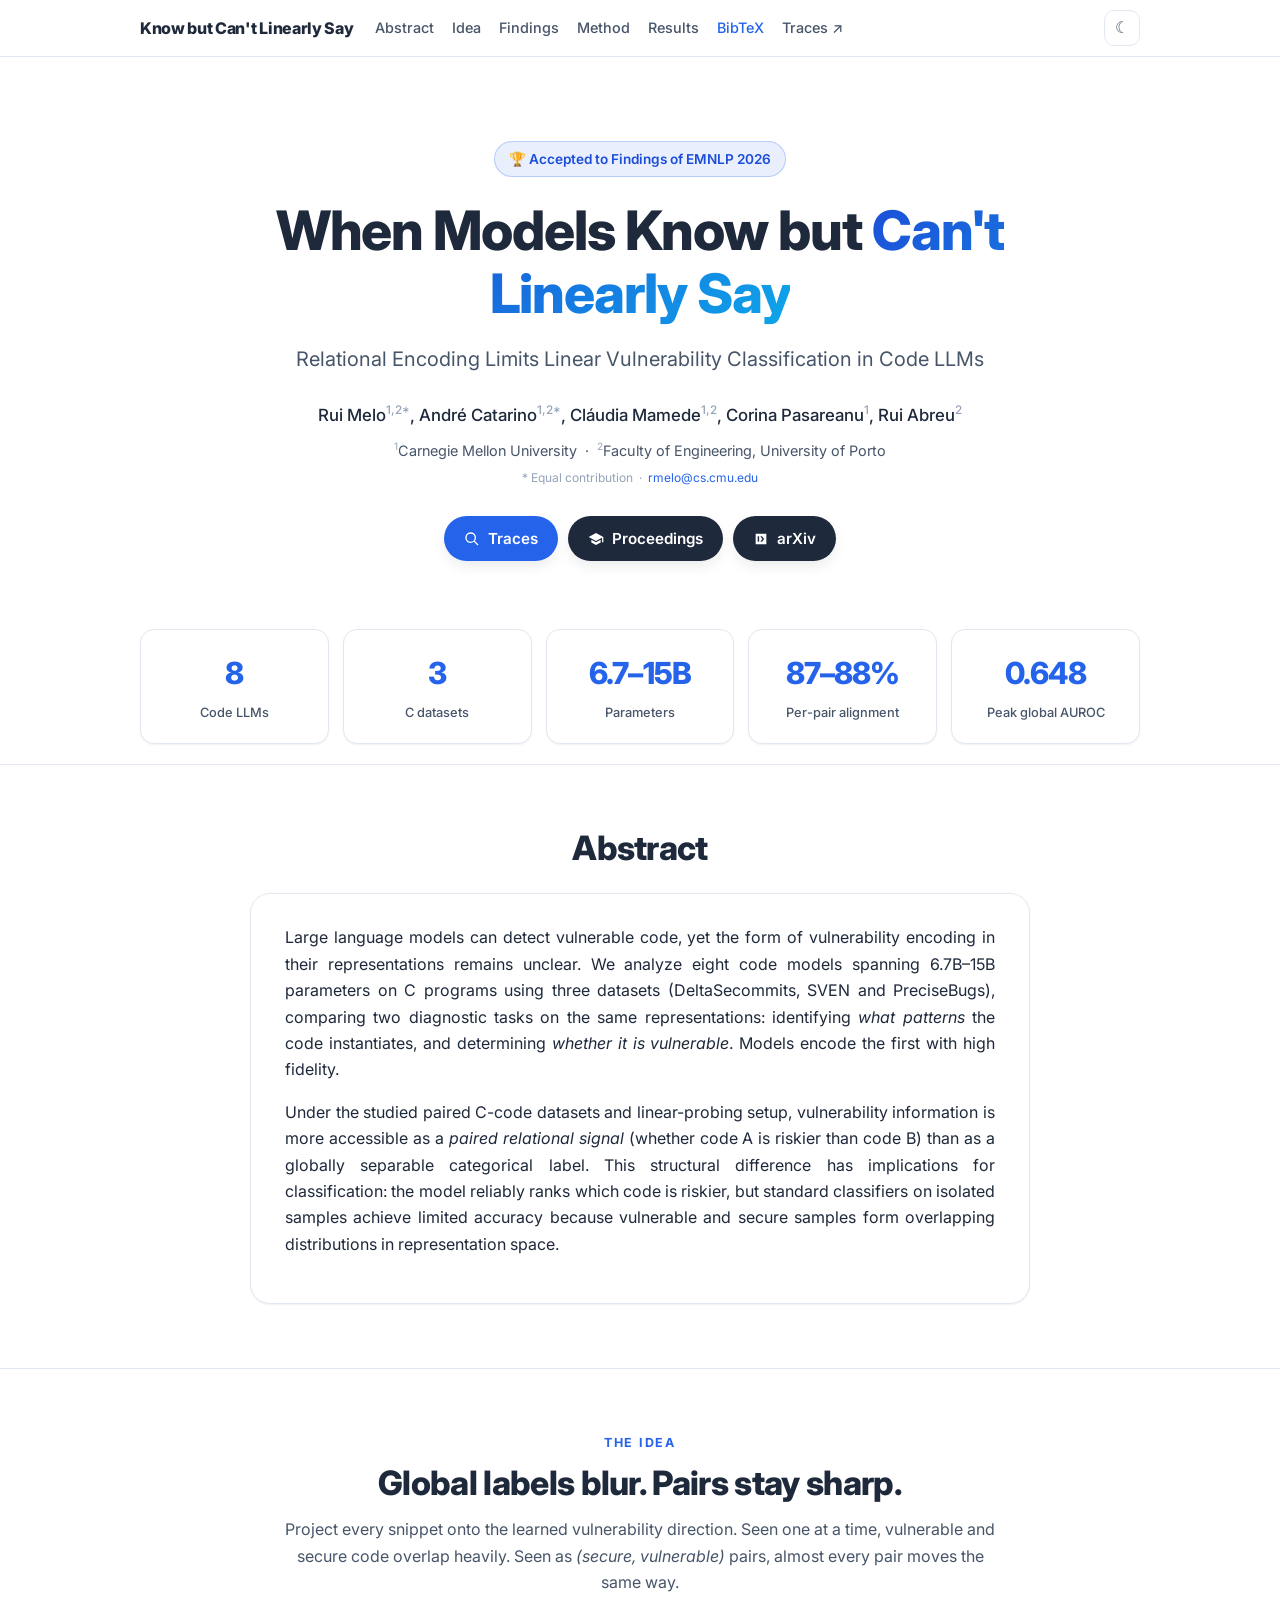
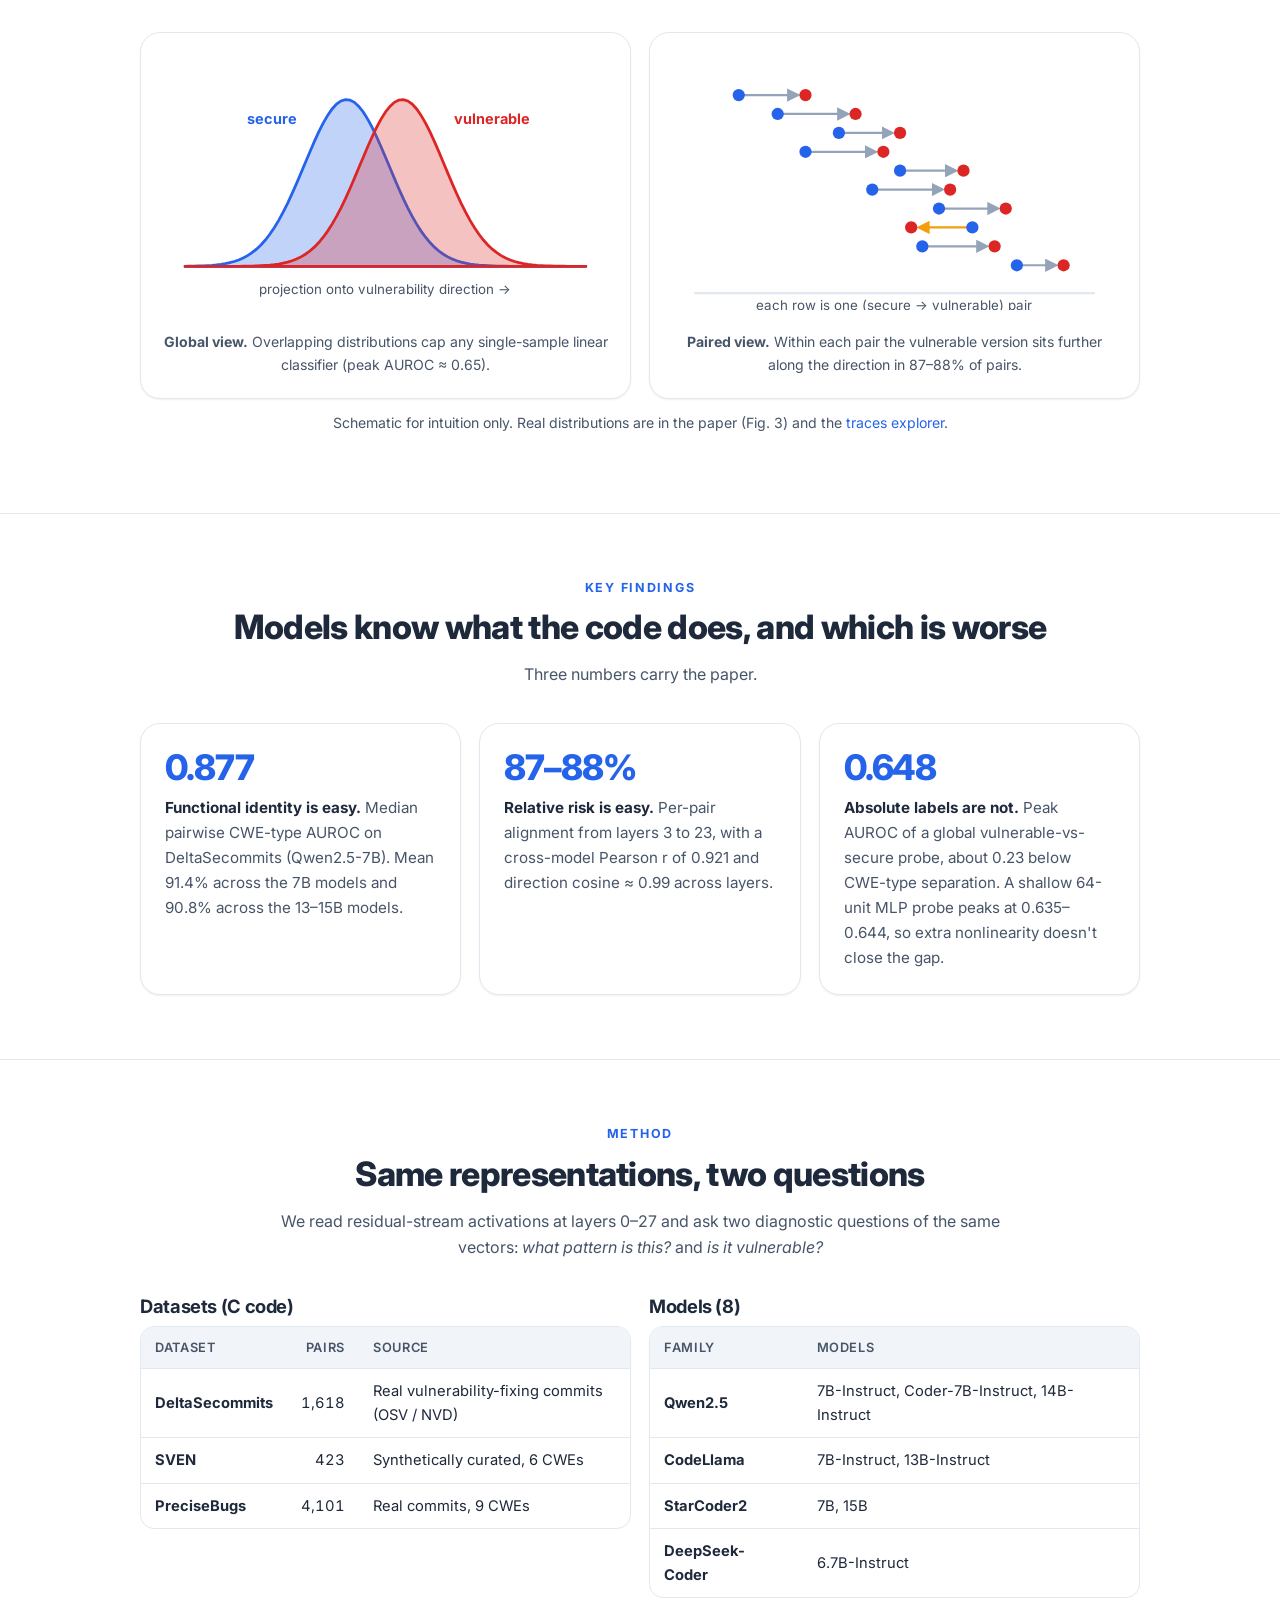
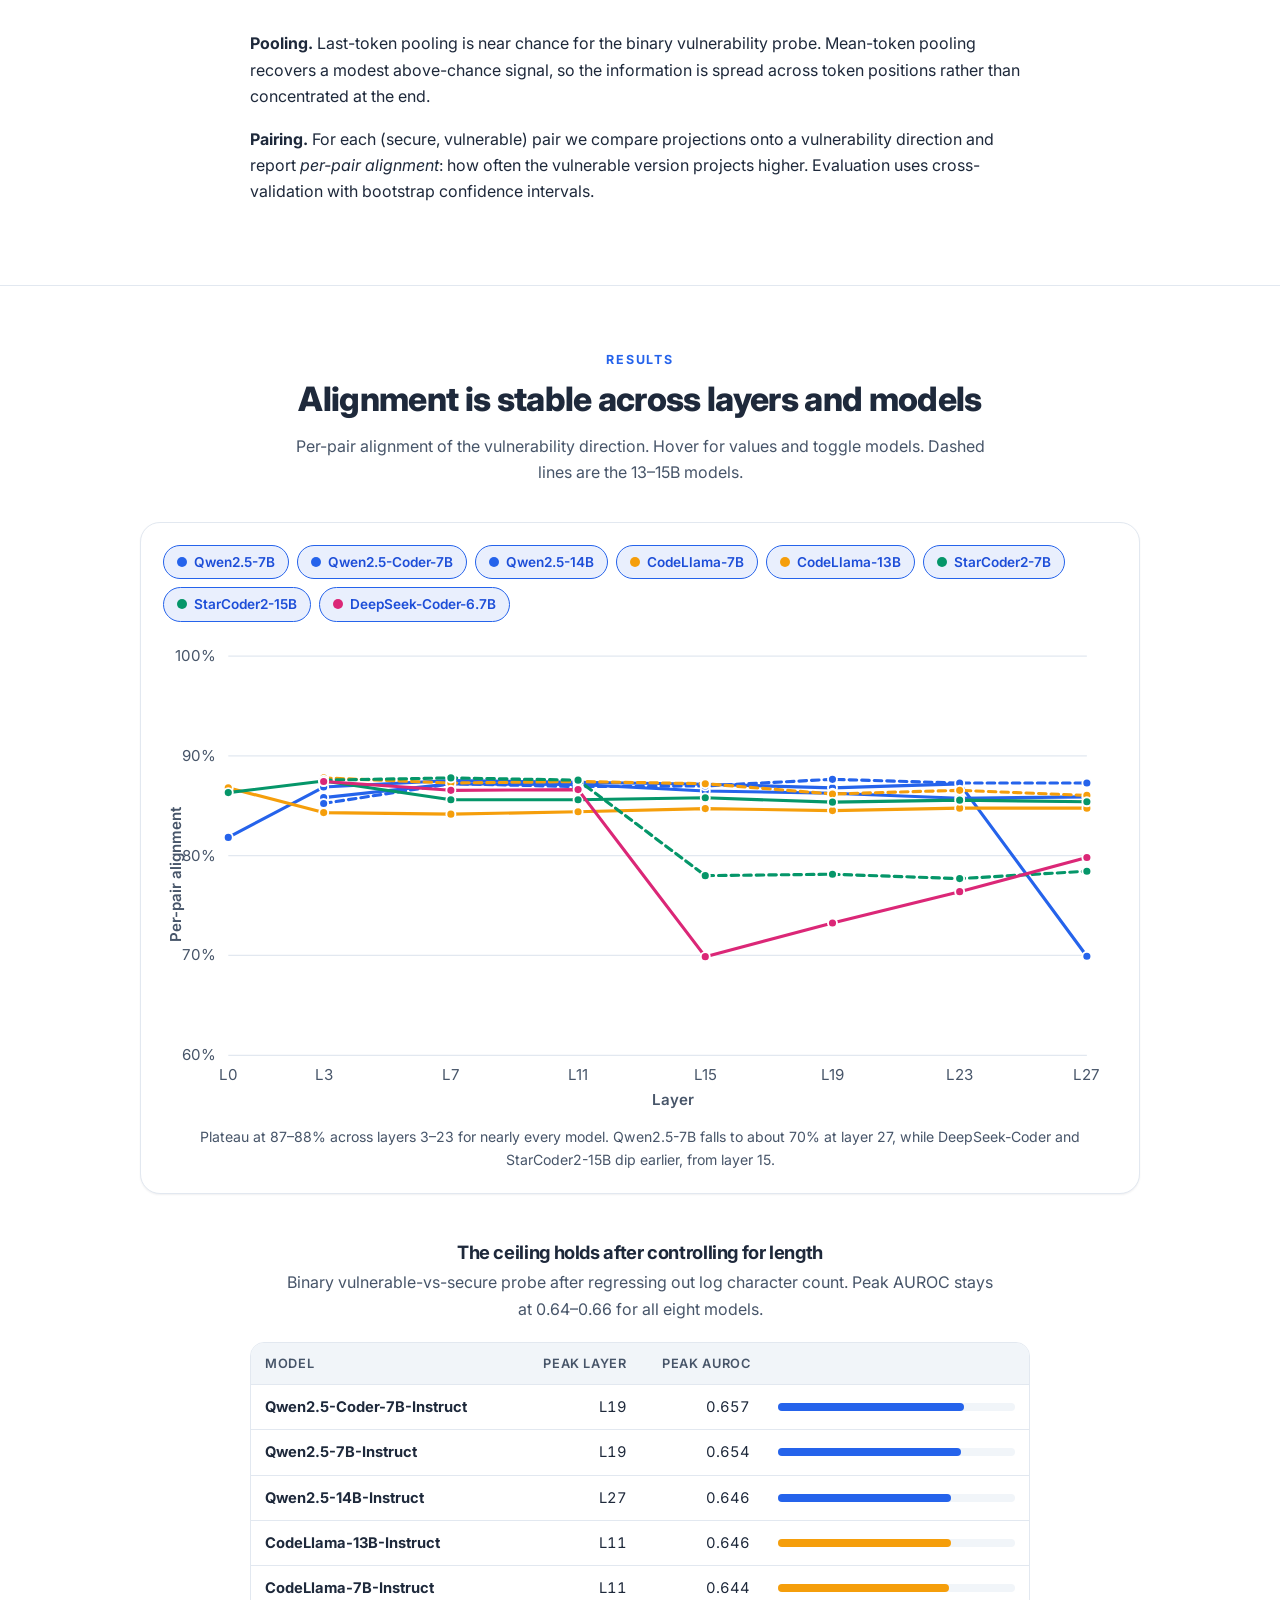
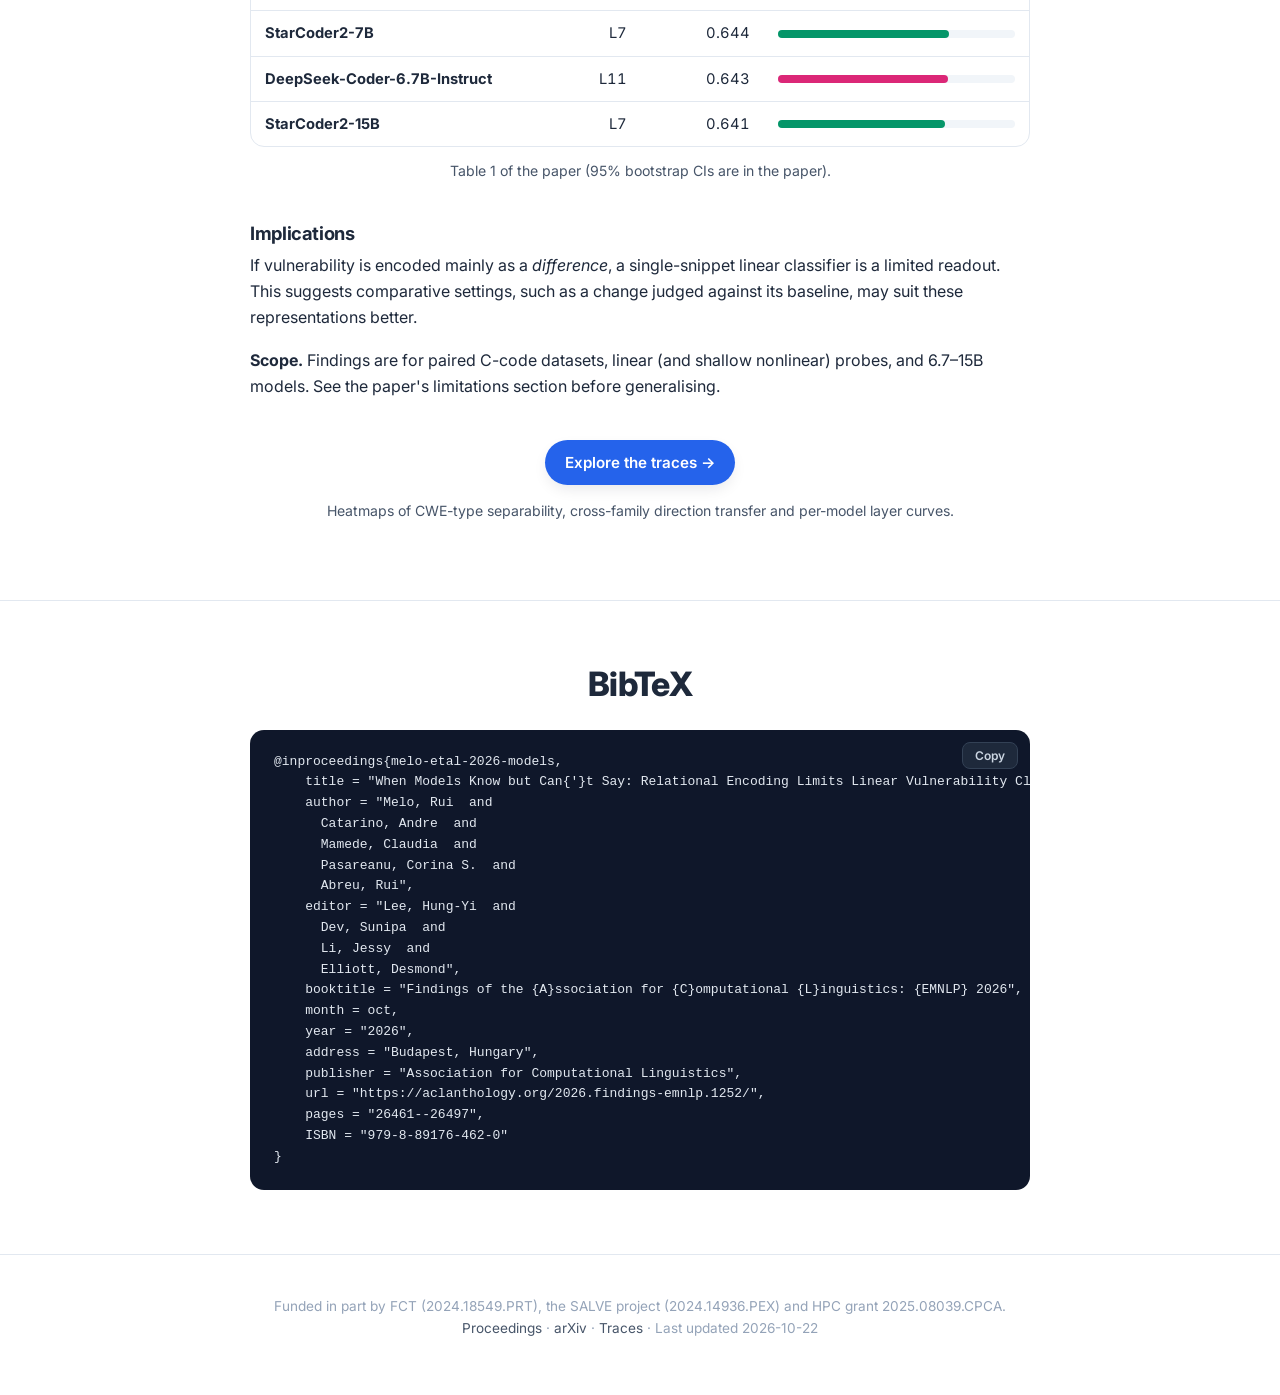
<file: docs/index.html>
<!DOCTYPE html>
<html lang="en">
<head>
  <meta charset="utf-8">
  <meta name="viewport" content="width=device-width, initial-scale=1">
  <title>When Models Know but Can't Linearly Say</title>
  <meta name="description" content="Code LLMs encode vulnerability as a paired relational signal (which snippet is riskier) far more than as a globally separable label. Eight models, three C datasets. Findings of EMNLP 2026.">
  <meta name="author" content="Rui Melo, André Catarino, Cláudia Mamede, Corina Pasareanu, Rui Abreu">
  <meta name="theme-color" content="#2563eb">

  <meta property="og:type" content="article">
  <meta property="og:site_name" content="When Models Know but Can't Linearly Say">
  <meta property="og:title" content="When Models Know but Can't Linearly Say">
  <meta property="og:description" content="Relational encoding limits linear vulnerability classification in code LLMs. 87–88% per-pair alignment, but only 0.65 AUROC as a global classifier.">
  <meta property="og:url" content="https://rufimelo99.github.io/When-Models-Know-but-Can-t-Linearly-Say/">
  <meta name="twitter:card" content="summary">
  <meta name="twitter:title" content="When Models Know but Can't Linearly Say">
  <meta name="twitter:description" content="Code LLMs rank which code is riskier, but can't linearly say whether a snippet is vulnerable.">

  <meta name="citation_title" content="When Models Know but Can't Linearly Say: Relational Encoding Limits Linear Vulnerability Classification in Code LLMs">
  <meta name="citation_author" content="Melo, Rui">
  <meta name="citation_author" content="Catarino, André">
  <meta name="citation_author" content="Mamede, Cláudia">
  <meta name="citation_author" content="Pasareanu, Corina">
  <meta name="citation_author" content="Abreu, Rui">
  <meta name="citation_publication_date" content="2026">
  <meta name="citation_conference_title" content="Findings of the Association for Computational Linguistics: EMNLP 2026">
  <meta name="citation_abstract_html_url" content="https://aclanthology.org/2026.findings-emnlp.1252/">
  <meta name="citation_pdf_url" content="https://arxiv.org/pdf/2610.27257">
  <meta name="citation_arxiv_id" content="2610.27257">

  <link rel="icon" href="data:image/svg+xml,%3Csvg xmlns='http://www.w3.org/2000/svg' viewBox='0 0 64 64'%3E%3Cdefs%3E%3ClinearGradient id='g' x1='0' y1='0' x2='1' y2='1'%3E%3Cstop offset='0' stop-color='%232563eb'/%3E%3Cstop offset='1' stop-color='%23db2777'/%3E%3C/linearGradient%3E%3C/defs%3E%3Crect width='64' height='64' rx='14' fill='url(%23g)'/%3E%3Cpath d='M14 40 L32 22 L50 40' fill='none' stroke='white' stroke-width='7' stroke-linecap='round' stroke-linejoin='round'/%3E%3C/svg%3E">
  <link rel="preconnect" href="https://fonts.googleapis.com">
  <link rel="preconnect" href="https://fonts.gstatic.com" crossorigin>
  <link href="https://fonts.googleapis.com/css2?family=Inter:wght@400;500;600;700;800&display=swap" rel="stylesheet">
  <link rel="stylesheet" href="static/css/site.css">
  <script defer src="static/js/site.js"></script>

  <script type="application/ld+json">
  {
    "@context": "https://schema.org",
    "@type": "ScholarlyArticle",
    "headline": "When Models Know but Can't Linearly Say: Relational Encoding Limits Linear Vulnerability Classification in Code LLMs",
    "author": [
      {"@type": "Person", "name": "Rui Melo"}, {"@type": "Person", "name": "André Catarino"},
      {"@type": "Person", "name": "Cláudia Mamede"}, {"@type": "Person", "name": "Corina Pasareanu"},
      {"@type": "Person", "name": "Rui Abreu"}
    ],
    "datePublished": "2026",
    "sameAs": ["https://aclanthology.org/2026.findings-emnlp.1252/", "https://arxiv.org/abs/2610.27257"]
  }
  </script>
</head>
<body>
  <nav class="nav" aria-label="Sections">
    <div class="wrap">
      <a class="brand" href="#top">Know but Can't Linearly Say</a>
      <div class="links">
        <a href="#abstract">Abstract</a>
        <a href="#idea">Idea</a>
        <a href="#findings">Findings</a>
        <a href="#method">Method</a>
        <a href="#results">Results</a>
        <a href="#bibtex">BibTeX</a>
        <a href="traces/">Traces ↗</a>
      </div>
      <span class="spacer"></span>
      <button class="icon-btn" data-theme-toggle aria-label="Toggle theme" type="button">☾</button>
    </div>
  </nav>

  <main id="top">
    <header class="hero">
      <div class="wrap">
        <div class="venue">🏆 Accepted to Findings of EMNLP 2026</div>
        <h1>When Models Know but <span class="grad">Can't Linearly Say</span></h1>
        <p class="sub">Relational Encoding Limits Linear Vulnerability Classification in Code LLMs</p>

        <div class="authors">
          <span>Rui Melo<sup>1,2*</sup></span>, <span>André Catarino<sup>1,2*</sup></span>, <span>Cláudia Mamede<sup>1,2</sup></span>,
          <span>Corina Pasareanu<sup>1</sup></span>, <span>Rui Abreu<sup>2</sup></span>
        </div>
        <div class="affils">
          <sup>1</sup>Carnegie Mellon University &nbsp;·&nbsp; <sup>2</sup>Faculty of Engineering, University of Porto
          <small>* Equal contribution &nbsp;·&nbsp; <a href="mailto:rmelo@cs.cmu.edu">rmelo@cs.cmu.edu</a></small>
        </div>

        <div class="buttons">
          <a class="btn primary" href="traces/">
            <svg viewBox="0 0 24 24"><path d="M10 2a8 8 0 0 1 6.3 12.9l5.4 5.4-1.4 1.4-5.4-5.4A8 8 0 1 1 10 2zm0 2a6 6 0 1 0 0 12 6 6 0 0 0 0-12z"/></svg>Traces</a>
          <a class="btn" href="https://aclanthology.org/2026.findings-emnlp.1252/" target="_blank" rel="noopener">
            <svg viewBox="0 0 24 24"><path d="M12 3L1 9l11 6 9-4.900V17h2V9zM5 13.200v4L12 21l7-3.800v-4L12 17z"/></svg>Proceedings</a>
          <a class="btn" href="https://arxiv.org/abs/2610.27257" target="_blank" rel="noopener">
            <svg viewBox="0 0 24 24"><path d="M4 4h16v16H4zm3 4v8h2.200V8zm4 0l3 4-3 4h2.600l3-4-3-4z"/></svg>arXiv</a>
        </div>
      </div>
    </header>

    <section style="padding-top: 28px; padding-bottom: 20px;">
      <div class="wrap">
        <div class="stat-band">
          <div class="stat"><b>8</b><span>Code LLMs</span></div>
          <div class="stat"><b>3</b><span>C datasets</span></div>
          <div class="stat"><b>6.7–15B</b><span>Parameters</span></div>
          <div class="stat"><b>87–88%</b><span>Per-pair alignment</span></div>
          <div class="stat"><b>0.648</b><span>Peak global AUROC</span></div>
        </div>
      </div>
    </section>

    <section id="abstract" class="soft">
      <div class="wrap">
        <h2>Abstract</h2>
        <div class="narrow abstract prose justify" style="margin-top: 26px;">
          <p>Large language models can detect vulnerable code, yet the form of vulnerability encoding in their representations remains unclear. We analyze eight code models spanning 6.7B–15B parameters on C programs using three datasets (DeltaSecommits, SVEN and PreciseBugs), comparing two diagnostic tasks on the same representations: identifying <em>what patterns</em> the code instantiates, and determining <em>whether it is vulnerable</em>. Models encode the first with high fidelity.</p>
          <p>Under the studied paired C-code datasets and linear-probing setup, vulnerability information is more accessible as a <em>paired relational signal</em> (whether code A is riskier than code B) than as a globally separable categorical label. This structural difference has implications for classification: the model reliably ranks which code is riskier, but standard classifiers on isolated samples achieve limited accuracy because vulnerable and secure samples form overlapping distributions in representation space.</p>
        </div>
      </div>
    </section>

    <section id="idea">
      <div class="wrap">
        <div class="kicker">The idea</div>
        <h2>Global labels blur. Pairs stay sharp.</h2>
        <p class="lede">Project every snippet onto the learned vulnerability direction. Seen one at a time, vulnerable and secure code overlap heavily. Seen as <em>(secure, vulnerable)</em> pairs, almost every pair moves the same way.</p>
        <div class="two">
          <figure class="figure" style="margin:0">
            <svg id="schem-global" viewBox="0 0 400 230" role="img" aria-label="Schematic: overlapping projection distributions of vulnerable and secure code"></svg>
            <figcaption><strong>Global view.</strong> Overlapping distributions cap any single-sample linear classifier (peak AUROC ≈ 0.65).</figcaption>
          </figure>
          <figure class="figure" style="margin:0">
            <svg id="schem-paired" viewBox="0 0 400 230" role="img" aria-label="Schematic: paired differences mostly point the same direction"></svg>
            <figcaption><strong>Paired view.</strong> Within each pair the vulnerable version sits further along the direction in 87–88% of pairs.</figcaption>
          </figure>
        </div>
        <p class="caption">Schematic for intuition only. Real distributions are in the paper (Fig. 3) and the <a href="traces/">traces explorer</a>.</p>
      </div>
    </section>

    <section id="findings" class="soft">
      <div class="wrap">
        <div class="kicker">Key findings</div>
        <h2>Models know what the code does, and which is worse</h2>
        <p class="lede">Three numbers carry the paper.</p>
        <div class="cards">
          <div class="card">
            <div class="num">0.877</div>
            <p><strong>Functional identity is easy.</strong> Median pairwise CWE-type AUROC on DeltaSecommits (Qwen2.5-7B). Mean 91.4% across the 7B models and 90.8% across the 13–15B models.</p>
          </div>
          <div class="card">
            <div class="num">87–88%</div>
            <p><strong>Relative risk is easy.</strong> Per-pair alignment from layers 3 to 23, with a cross-model Pearson r of 0.921 and direction cosine ≈ 0.99 across layers.</p>
          </div>
          <div class="card">
            <div class="num">0.648</div>
            <p><strong>Absolute labels are not.</strong> Peak AUROC of a global vulnerable-vs-secure probe, about 0.23 below CWE-type separation. A shallow 64-unit MLP probe peaks at 0.635–0.644, so extra nonlinearity doesn't close the gap.</p>
          </div>
        </div>
      </div>
    </section>

    <section id="method">
      <div class="wrap">
        <div class="kicker">Method</div>
        <h2>Same representations, two questions</h2>
        <p class="lede">We read residual-stream activations at layers 0–27 and ask two diagnostic questions of the same vectors: <em>what pattern is this?</em> and <em>is it vulnerable?</em></p>
        <div class="two">
          <div>
            <h3>Datasets (C code)</h3>
            <div class="table-wrap"><table>
              <thead><tr><th>Dataset</th><th class="num">Pairs</th><th>Source</th></tr></thead>
              <tbody>
                <tr><td><strong>DeltaSecommits</strong></td><td class="num">1,618</td><td>Real vulnerability-fixing commits (OSV / NVD)</td></tr>
                <tr><td><strong>SVEN</strong></td><td class="num">423</td><td>Synthetically curated, 6 CWEs</td></tr>
                <tr><td><strong>PreciseBugs</strong></td><td class="num">4,101</td><td>Real commits, 9 CWEs</td></tr>
              </tbody>
            </table></div>
          </div>
          <div>
            <h3>Models (8)</h3>
            <div class="table-wrap"><table>
              <thead><tr><th>Family</th><th>Models</th></tr></thead>
              <tbody>
                <tr><td><strong>Qwen2.5</strong></td><td>7B-Instruct, Coder-7B-Instruct, 14B-Instruct</td></tr>
                <tr><td><strong>CodeLlama</strong></td><td>7B-Instruct, 13B-Instruct</td></tr>
                <tr><td><strong>StarCoder2</strong></td><td>7B, 15B</td></tr>
                <tr><td><strong>DeepSeek-Coder</strong></td><td>6.7B-Instruct</td></tr>
              </tbody>
            </table></div>
          </div>
        </div>
        <div class="narrow prose" style="margin-top: 32px;">
          <p><strong>Pooling.</strong> Last-token pooling is near chance for the binary vulnerability probe. Mean-token pooling recovers a modest above-chance signal, so the information is spread across token positions rather than concentrated at the end.</p>
          <p><strong>Pairing.</strong> For each (secure, vulnerable) pair we compare projections onto a vulnerability direction and report <em>per-pair alignment</em>: how often the vulnerable version projects higher. Evaluation uses cross-validation with bootstrap confidence intervals.</p>
        </div>
      </div>
    </section>

    <section id="results" class="soft">
      <div class="wrap">
        <div class="kicker">Results</div>
        <h2>Alignment is stable across layers and models</h2>
        <p class="lede">Per-pair alignment of the vulnerability direction. Hover for values and toggle models. Dashed lines are the 13–15B models.</p>
        <figure class="figure" style="margin:0">
          <div id="alignment-chart"><p class="muted" style="text-align:center">Loading chart…</p></div>
          <figcaption>Plateau at 87–88% across layers 3–23 for nearly every model. Qwen2.5-7B falls to about 70% at layer 27, while DeepSeek-Coder and StarCoder2-15B dip earlier, from layer 15.</figcaption>
        </figure>

        <h3 style="margin: 48px 0 6px; text-align:center;">The ceiling holds after controlling for length</h3>
        <p class="lede" style="margin-bottom: 20px;">Binary vulnerable-vs-secure probe after regressing out log character count. Peak AUROC stays at 0.64–0.66 for all eight models.</p>
        <div class="narrow">
          <div class="table-wrap"><table id="length-table">
            <thead><tr><th>Model</th><th class="num">Peak layer</th><th class="num">Peak AUROC</th><th style="width:34%"></th></tr></thead>
            <tbody></tbody>
          </table></div>
          <p class="caption">Table 1 of the paper (95% bootstrap CIs are in the paper).</p>
        </div>

        <div class="narrow prose" style="margin-top: 40px;">
          <h3>Implications</h3>
          <p>If vulnerability is encoded mainly as a <em>difference</em>, a single-snippet linear classifier is a limited readout. This suggests comparative settings, such as a change judged against its baseline, may suit these representations better.</p>
          <p><strong>Scope.</strong> Findings are for paired C-code datasets, linear (and shallow nonlinear) probes, and 6.7–15B models. See the paper's limitations section before generalising.</p>
        </div>

        <div style="text-align:center; margin-top: 40px;">
          <a class="btn primary" href="traces/">Explore the traces →</a>
          <p class="caption" style="margin-top:14px;">Heatmaps of CWE-type separability, cross-family direction transfer and per-model layer curves.</p>
        </div>
      </div>
    </section>

    <section id="bibtex">
      <div class="wrap">
        <h2>BibTeX</h2>
        <div class="narrow bibtex" style="margin-top: 26px;">
          <button type="button" data-copy="#bibtex-text">Copy</button>
<pre id="bibtex-text">@inproceedings{melo-etal-2026-models,
    title = "When Models Know but Can{'}t Say: Relational Encoding Limits Linear Vulnerability Classification in Code {LLM}s",
    author = "Melo, Rui  and
      Catarino, Andre  and
      Mamede, Claudia  and
      Pasareanu, Corina S.  and
      Abreu, Rui",
    editor = "Lee, Hung-Yi  and
      Dev, Sunipa  and
      Li, Jessy  and
      Elliott, Desmond",
    booktitle = "Findings of the {A}ssociation for {C}omputational {L}inguistics: {EMNLP} 2026",
    month = oct,
    year = "2026",
    address = "Budapest, Hungary",
    publisher = "Association for Computational Linguistics",
    url = "https://aclanthology.org/2026.findings-emnlp.1252/",
    pages = "26461--26497",
    ISBN = "979-8-89176-462-0"
}</pre>
        </div>
      </div>
    </section>
  </main>

  <footer>
    <div class="wrap">
      Funded in part by FCT (2024.18549.PRT), the SALVE project (2024.14936.PEX) and HPC grant 2025.08039.CPCA.<br>
      <a href="https://aclanthology.org/2026.findings-emnlp.1252/">Proceedings</a> ·
      <a href="https://arxiv.org/abs/2610.27257">arXiv</a> ·
      <a href="traces/">Traces</a> · Last updated 2026-10-22
    </div>
  </footer>
  <button class="to-top" type="button" aria-label="Scroll to top">↑</button>

  <script>
    // Schematic figures (decorative, deterministic).
    (() => {
      const NS = "http://www.w3.org/2000/svg";
      const mk = (p, tag, a, t) => { const n = document.createElementNS(NS, tag); for (const k in a) n.setAttribute(k, a[k]); if (t != null) n.textContent = t; p.append(n); return n; };
      const gauss = (mu, s, x) => Math.exp(-0.5 * ((x - mu) / s) ** 2);
      const css = getComputedStyle(document.documentElement);
      const SEC = "#2563eb", VUL = "#dc2626";

      const g = document.getElementById("schem-global");
      const base = 190, top = 40;
      mk(g, "line", { x1: 20, x2: 380, y1: base, y2: base, stroke: "var(--border)", "stroke-width": 2 });
      [[165, SEC], [215, VUL]].forEach(([mu, c]) => {
        let d = `M20 ${base}`;
        for (let x = 20; x <= 380; x += 4) d += ` L${x} ${base - gauss(mu, 38, x) * (base - top)}`;
        d += ` L380 ${base} Z`;
        mk(g, "path", { d, fill: c, "fill-opacity": 0.28, stroke: c, "stroke-width": 2.5 });
      });
      mk(g, "text", { x: 120, y: 62, fill: SEC, "font-size": 13, "font-weight": 700, "text-anchor": "end" }, "secure");
      mk(g, "text", { x: 262, y: 62, fill: VUL, "font-size": 13, "font-weight": 700 }, "vulnerable");
      mk(g, "text", { x: 200, y: 215, fill: "var(--text-2)", "font-size": 12, "text-anchor": "middle" }, "projection onto vulnerability direction →");

      const p = document.getElementById("schem-paired");
      mk(p, "defs", {}).innerHTML = `<marker id="ah" viewBox="0 0 10 10" refX="8" refY="5" markerWidth="6" markerHeight="6" orient="auto"><path d="M0 0L10 5L0 10z" fill="context-stroke"/></marker>`;
      // [secure x, vulnerable x]: offsets shift whole pairs so the marginals overlap, one pair inverted.
      const pairs = [[60, 120], [95, 165], [150, 205], [120, 190], [205, 262], [180, 250], [240, 300], [270, 215], [225, 290], [310, 352]];
      pairs.forEach(([a, b], i) => {
        const y = 36 + i * 17;
        const ok = b > a;
        mk(p, "line", { x1: a, y1: y, x2: ok ? b - 7 : b + 7, y2: y, stroke: ok ? "var(--text-3)" : "#f59e0b", "stroke-width": 2, "marker-end": "url(#ah)" });
        mk(p, "circle", { cx: a, cy: y, r: 5.5, fill: SEC });
        mk(p, "circle", { cx: b, cy: y, r: 5.5, fill: VUL });
      });
      mk(p, "line", { x1: 20, x2: 380, y1: 214, y2: 214, stroke: "var(--border)", "stroke-width": 2 });
      mk(p, "text", { x: 200, y: 229, fill: "var(--text-2)", "font-size": 12, "text-anchor": "middle" }, "each row is one (secure → vulnerable) pair");
    })();

    // Data-driven pieces.
    fetch("traces/data/explorer.json").then((r) => r.json()).then((data) => {
      AlignmentChart(document.getElementById("alignment-chart"), data, { yMin: 60 });
      const rows = Object.entries(data.models).filter(([, m]) => m.length_controlled)
        .sort((a, b) => b[1].length_controlled.auroc - a[1].length_controlled.auroc);
      const tb = document.querySelector("#length-table tbody");
      rows.forEach(([k, m]) => {
        const tr = document.createElement("tr");
        const w = ((m.length_controlled.auroc - 0.5) / 0.2) * 100;
        tr.innerHTML = `<td><strong>${m.label}</strong></td><td class="num">L${m.length_controlled.layer}</td><td class="num">${m.length_controlled.auroc.toFixed(3)}</td>
          <td><div style="height:8px;border-radius:99px;background:var(--bg-tint)"><div style="height:8px;border-radius:99px;width:${w}%;background:${SiteUtil.FAMILY_COLOR[m.family]}"></div></div></td>`;
        tb.append(tr);
      });
    }).catch(() => {
      document.getElementById("alignment-chart").innerHTML = '<p class="muted" style="text-align:center">Chart data unavailable offline. Serve the folder over HTTP to view.</p>';
    });
  </script>
</body>
</html>
</file>
<file: docs/static/css/site.css>
/* Shared styles for the project page and the traces explorer. Light by default; dark is opt-in via the toggle. */
:root {
  --bg: #ffffff;
  --bg-soft: #ffffff;
  --bg-tint: #f1f5f9;
  --surface: #ffffff;
  --text: #1e293b;
  --text-2: #475569;
  --text-3: #94a3b8;
  --border: #e2e8f0;
  --primary: #2563eb;
  --primary-ink: #1d4ed8;
  --accent: #0ea5e9;
  --warm: #f59e0b;
  --good: #059669;
  --bad: #dc2626;
  --grad: linear-gradient(135deg, #1d4ed8 0%, #0ea5e9 100%);
  --shadow-sm: 0 1px 2px rgb(15 23 42 / .06);
  --shadow-md: 0 6px 16px -4px rgb(15 23 42 / .12);
  --shadow-lg: 0 20px 40px -12px rgb(15 23 42 / .18);
  --radius: 14px;
  --radius-lg: 20px;
  --maxw: 1040px;
  color-scheme: light;
}
:root[data-theme="dark"] {
  --bg: #0b1120;
  --bg-soft: #0f172a;
  --bg-tint: #111c33;
  --surface: #131d35;
  --text: #e2e8f0;
  --text-2: #a5b4cc;
  --text-3: #64748b;
  --border: #22304d;
  --primary: #60a5fa;
  --primary-ink: #93c5fd;
  --accent: #38bdf8;
  --warm: #fbbf24;
  --good: #34d399;
  --bad: #f87171;
  --grad: linear-gradient(135deg, #60a5fa 0%, #38bdf8 100%);
  --shadow-sm: 0 1px 2px rgb(0 0 0 / .4);
  --shadow-md: 0 6px 16px -4px rgb(0 0 0 / .5);
  --shadow-lg: 0 20px 40px -12px rgb(0 0 0 / .6);
  color-scheme: dark;
}

* { box-sizing: border-box; }
html { scroll-behavior: smooth; scroll-padding-top: 72px; }
body {
  margin: 0; background: var(--bg); color: var(--text);
  font: 16px/1.65 "Inter", "Segoe UI", -apple-system, BlinkMacSystemFont, sans-serif;
  -webkit-font-smoothing: antialiased;
}
a { color: var(--primary); text-decoration: none; }
a:hover { text-decoration: underline; }
img, svg { max-width: 100%; }
.wrap { max-width: var(--maxw); margin: 0 auto; padding: 0 20px; }
.narrow { max-width: 780px; margin: 0 auto; }
section { padding: 64px 0; }
section.soft { background: var(--bg-soft); border-block: 1px solid var(--border); }
h1, h2, h3 { line-height: 1.15; letter-spacing: -.02em; margin: 0; }
h2 { font-size: clamp(1.6rem, 3vw, 2.1rem); font-weight: 800; text-align: center; margin-bottom: 14px; }
h3 { font-size: 1.15rem; font-weight: 700; margin-bottom: 8px; }
.lede { text-align: center; color: var(--text-2); max-width: 720px; margin: 0 auto 36px; }
.muted { color: var(--text-2); }
.kicker { text-align: center; font-size: .78rem; font-weight: 700; letter-spacing: .14em; text-transform: uppercase; color: var(--primary); margin-bottom: 10px; }

/* nav */
.nav { position: sticky; top: 0; z-index: 50; background: color-mix(in srgb, var(--bg) 88%, transparent); backdrop-filter: blur(12px); border-bottom: 1px solid var(--border); }
.nav .wrap { display: flex; align-items: center; gap: 22px; height: 56px; }
.nav .brand { font-weight: 800; color: var(--text); letter-spacing: -.02em; white-space: nowrap; }
.nav .brand:hover { text-decoration: none; }
.nav .links { display: flex; gap: 18px; font-size: .9rem; overflow-x: auto; scrollbar-width: none; }
.nav .links a { color: var(--text-2); font-weight: 500; white-space: nowrap; }
.nav .links a:hover, .nav .links a.on { color: var(--primary); text-decoration: none; }
.nav .spacer { flex: 1; }
.icon-btn { border: 1px solid var(--border); background: var(--surface); color: var(--text-2); border-radius: 10px; width: 36px; height: 36px; cursor: pointer; font-size: 16px; line-height: 1; }
.icon-btn:hover { color: var(--primary); border-color: var(--primary); }

/* hero */
.hero { padding: 84px 0 40px; text-align: center; background: linear-gradient(180deg, var(--bg-soft) 0%, var(--bg) 100%); }
.venue { display: inline-flex; align-items: center; gap: 8px; font-size: .85rem; font-weight: 600; padding: 6px 14px; border-radius: 999px;
  color: var(--primary-ink); background: color-mix(in srgb, var(--primary) 10%, var(--surface)); border: 1px solid color-mix(in srgb, var(--primary) 25%, transparent); margin-bottom: 22px; }
.hero h1 { font-size: clamp(2rem, 5.2vw, 3.4rem); font-weight: 800; max-width: 900px; margin: 0 auto; }
.hero h1 .grad { background: var(--grad); -webkit-background-clip: text; background-clip: text; color: transparent; }
.hero .sub { font-size: clamp(1.02rem, 2vw, 1.25rem); color: var(--text-2); max-width: 760px; margin: 18px auto 26px; }
.authors { font-size: 1.05rem; font-weight: 500; }
.authors span { white-space: nowrap; }
.authors sup, .affils sup { font-size: .7em; color: var(--text-3); }
.affils { font-size: .9rem; color: var(--text-2); margin-top: 8px; }
.affils small { display: block; margin-top: 6px; color: var(--text-3); }
.buttons { display: flex; flex-wrap: wrap; gap: 10px; justify-content: center; margin-top: 28px; }
.btn { display: inline-flex; align-items: center; gap: 8px; padding: 10px 20px; border-radius: 999px; font-weight: 600; font-size: .95rem;
  background: var(--text); color: var(--bg); border: 0; cursor: pointer; transition: transform .2s, box-shadow .2s, background .2s; box-shadow: var(--shadow-md); }
.btn:hover { transform: translateY(-2px); box-shadow: var(--shadow-lg); background: var(--primary); color: #fff; text-decoration: none; }
.btn.primary { background: var(--primary); color: #fff; }
.btn.primary:hover { background: var(--primary-ink); }
.btn svg { width: 16px; height: 16px; fill: currentColor; flex: none; }

/* stats */
.stat-band { display: grid; grid-template-columns: repeat(5, 1fr); gap: 14px; }
.stat { background: var(--surface); border: 1px solid var(--border); border-radius: var(--radius); padding: 18px 12px; text-align: center; box-shadow: var(--shadow-sm); }
.stat b { display: block; font-size: 1.9rem; font-weight: 800; letter-spacing: -.03em; color: var(--primary); }
.stat span { font-size: .8rem; color: var(--text-2); font-weight: 500; }

/* prose */
.prose p { margin: 0 0 1em; }
.prose.justify p { text-align: justify; hyphens: auto; }
.abstract { background: var(--surface); border: 1px solid var(--border); border-radius: var(--radius-lg); padding: 30px 34px; box-shadow: var(--shadow-sm); }

/* cards */
.cards { display: grid; grid-template-columns: repeat(3, 1fr); gap: 18px; }
.card { background: var(--surface); border: 1px solid var(--border); border-radius: var(--radius-lg); padding: 24px; box-shadow: var(--shadow-sm); }
.card .num { font-size: 2.2rem; font-weight: 800; letter-spacing: -.03em; line-height: 1.1; margin-bottom: 8px; color: var(--primary); }
.card p { margin: 0; color: var(--text-2); font-size: .95rem; }
.card strong { color: var(--text); }

.figure { background: var(--surface); border: 1px solid var(--border); border-radius: var(--radius-lg); padding: 22px; box-shadow: var(--shadow-sm); }
.figure figcaption, .caption { font-size: .88rem; color: var(--text-2); margin-top: 12px; text-align: center; }
.two { display: grid; grid-template-columns: 1fr 1fr; gap: 18px; }

/* tables */
.table-wrap { overflow-x: auto; border: 1px solid var(--border); border-radius: var(--radius); background: var(--surface); }
table { border-collapse: collapse; width: 100%; font-size: .92rem; }
th, td { padding: 10px 14px; text-align: left; border-bottom: 1px solid var(--border); }
th { background: var(--bg-tint); font-weight: 600; font-size: .8rem; text-transform: uppercase; letter-spacing: .05em; color: var(--text-2); white-space: nowrap; }
tr:last-child td { border-bottom: 0; }
tbody tr:hover { background: var(--bg-soft); }
td.num, th.num { text-align: right; font-variant-numeric: tabular-nums; }
.pill { display: inline-block; padding: 2px 10px; border-radius: 999px; font-size: .78rem; font-weight: 600; background: var(--bg-tint); color: var(--text-2); }

/* chips / controls */
.chips { display: flex; flex-wrap: wrap; gap: 8px; }
.chip { border: 1px solid var(--border); background: var(--surface); color: var(--text-2); border-radius: 999px; padding: 5px 13px; font: inherit; font-size: .85rem; font-weight: 500; cursor: pointer; display: inline-flex; align-items: center; gap: 7px; }
.chip:hover { border-color: var(--primary); color: var(--primary); }
.chip.on { background: color-mix(in srgb, var(--primary) 10%, var(--surface)); border-color: var(--primary); color: var(--primary-ink); font-weight: 600; }
.chip i { width: 10px; height: 10px; border-radius: 50%; display: inline-block; }
select { font: inherit; font-size: .9rem; padding: 7px 12px; border-radius: 10px; border: 1px solid var(--border); background: var(--surface); color: var(--text); }

/* charts */
.chart { position: relative; }
.chart svg { display: block; width: 100%; height: auto; overflow: visible; }
.chart text { font-family: inherit; fill: var(--text-2); font-size: 12px; }
.chart .grid { stroke: var(--border); stroke-width: 1; }
.chart .axis-label { font-size: 12px; font-weight: 600; }
.tip { position: absolute; pointer-events: none; z-index: 5; background: var(--text); color: var(--bg); padding: 8px 11px; border-radius: 10px; font-size: .8rem; line-height: 1.4; box-shadow: var(--shadow-lg); opacity: 0; transform: translate(-50%, -110%); transition: opacity .12s; white-space: nowrap; }
.tip.show { opacity: 1; }

/* bibtex */
.bibtex { position: relative; background: #0f172a; color: #e2e8f0; border-radius: var(--radius); padding: 22px 24px; overflow-x: auto; font: 13px/1.6 ui-monospace, "SF Mono", Menlo, monospace; }
.bibtex button { position: absolute; top: 12px; right: 12px; border: 1px solid #334155; background: #1e293b; color: #cbd5e1; border-radius: 8px; padding: 5px 12px; font: 600 12px Inter, sans-serif; cursor: pointer; }
.bibtex button:hover { color: #fff; border-color: #60a5fa; }
.bibtex pre { margin: 0; }

footer { padding: 40px 0 56px; text-align: center; color: var(--text-3); font-size: .85rem; border-top: 1px solid var(--border); }
footer a { color: var(--text-2); }

.to-top { position: fixed; right: 20px; bottom: 20px; width: 42px; height: 42px; border-radius: 50%; border: 0; cursor: pointer; background: var(--primary); color: #fff; box-shadow: var(--shadow-lg); opacity: 0; pointer-events: none; transition: opacity .2s, transform .2s; }
.to-top.show { opacity: 1; pointer-events: auto; }
.to-top:hover { transform: translateY(-2px); }

@media (max-width: 820px) {
  .stat-band { grid-template-columns: repeat(2, 1fr); }
  .cards, .two { grid-template-columns: 1fr; }
  .abstract { padding: 22px; }
  section { padding: 48px 0; }
  .nav .links { display: none; }
}
@media (prefers-reduced-motion: reduce) { html { scroll-behavior: auto; } * { transition: none !important; } }
</file>
